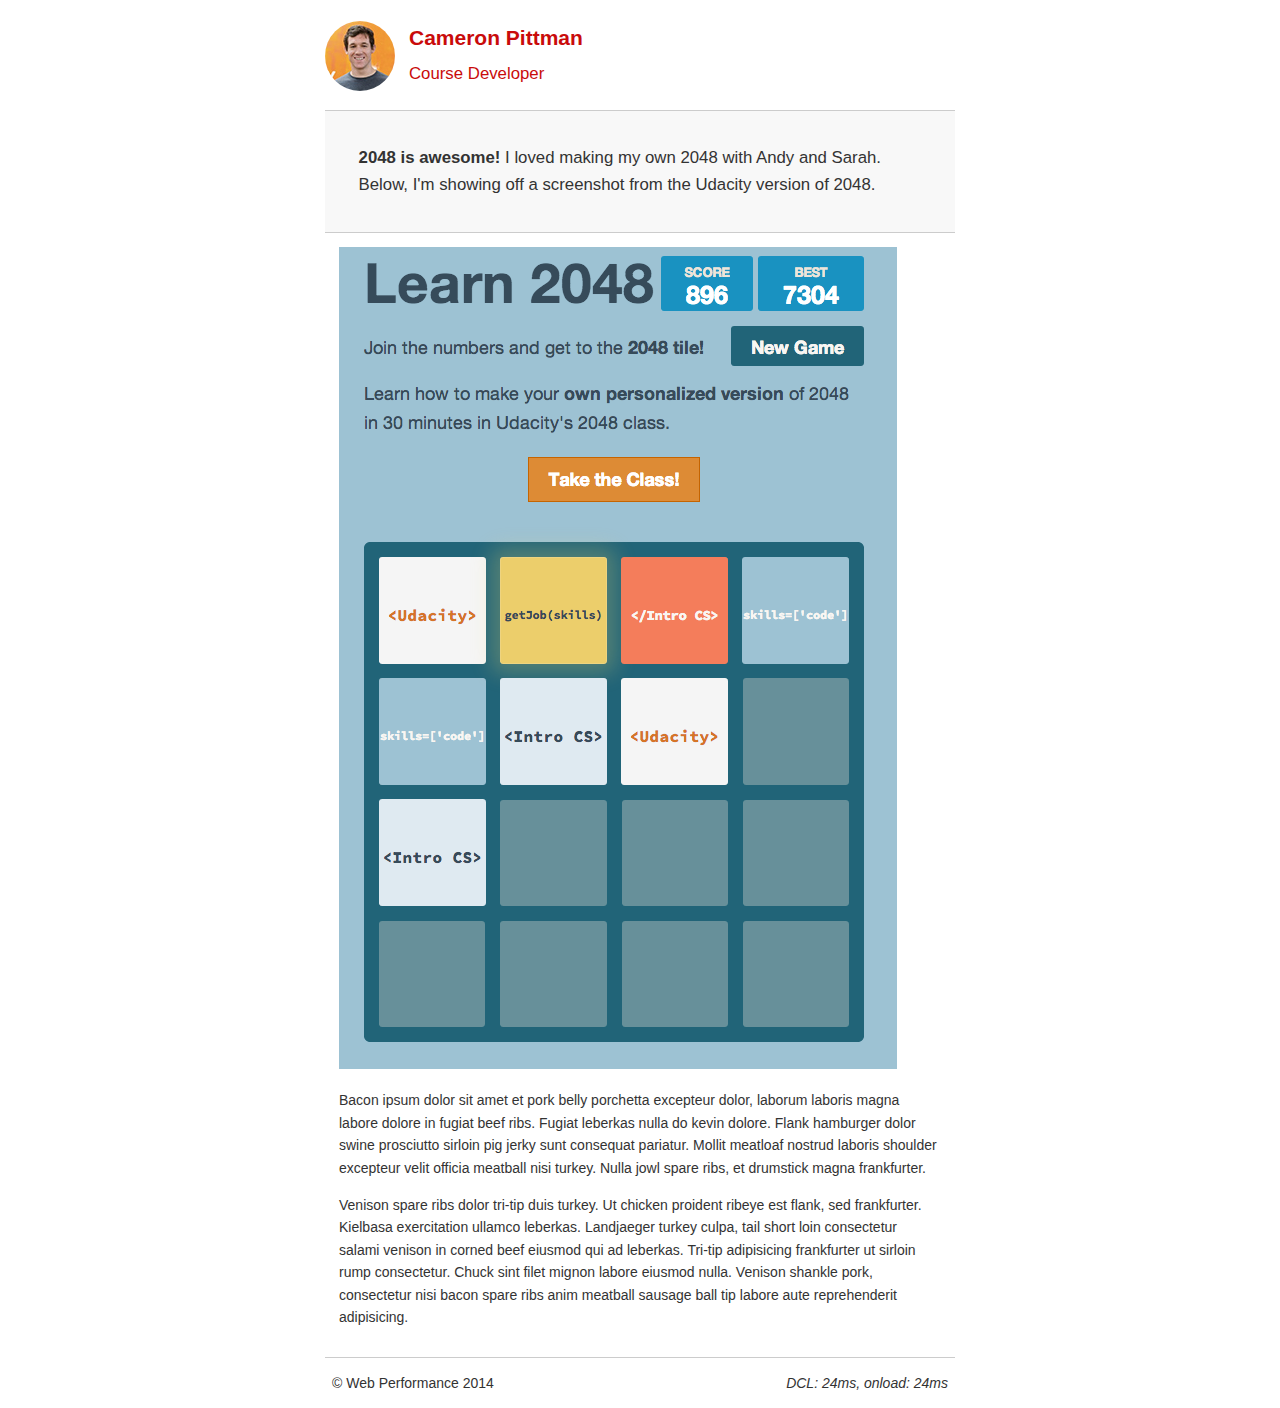
<file: project-2048.html>
<!DOCTYPE html>
<html lang="en">
  <head>
    <meta charset="utf-8">
    <meta name="viewport" content="width=device-width, initial-scale=1">
    <meta name="description" content=" FILL ME IN ">
    <meta name="author" content=" FILL ME IN ">
    <title>Cameron Pittman: Portfolio</title>

    <!-- Hmm, what is the impact of web fonts on speed? Measure it... -->
    <!-- <link href="//fonts.googleapis.com/css?family=Open+Sans:400,700" rel="stylesheet"> -->

    <link href="css/style.css" rel="stylesheet">
    <link href="css/print.css" rel="stylesheet">

    <script>
      (function(w,g){w['GoogleAnalyticsObject']=g;
      w[g]=w[g]||function(){(w[g].q=w[g].q||[]).push(arguments)};w[g].l=1*new Date();})(window,'ga');

      // Optional TODO: replace with your Google Analytics profile ID.
      ga('create', 'UA-XXXX-Y');
      ga('send', 'pageview');
    </script>
    <script src="//www.google-analytics.com/analytics.js"></script>
    <script src="js/perfmatters.js"></script>
  </head>

  <body>
    <header>
      <a href="/"><img src="img/profilepic.jpg"></a>
      <p>Cameron Pittman<br><span>Course Developer</span></p>
    </header>

    <div class="container">
      <div class="hero">
        <strong>2048 is awesome!</strong> I loved making my own 2048 with Andy and Sarah. Below, I'm showing off a screenshot from the Udacity version of 2048.
      </div>

      <div class="content">

        <img class="img-responsive" src="img/2048.png">

        <p>Bacon ipsum dolor sit amet et pork belly porchetta excepteur dolor, laborum laboris magna labore dolore in fugiat beef ribs. Fugiat leberkas nulla do kevin dolore. Flank hamburger dolor swine prosciutto sirloin pig jerky sunt consequat pariatur. Mollit meatloaf nostrud laboris shoulder excepteur velit officia meatball nisi turkey. Nulla jowl spare ribs, et drumstick magna frankfurter.</p>

        <p>Venison spare ribs dolor tri-tip duis turkey. Ut chicken proident ribeye est flank, sed frankfurter. Kielbasa exercitation ullamco leberkas. Landjaeger turkey culpa, tail short loin consectetur salami venison in corned beef eiusmod qui ad leberkas. Tri-tip adipisicing frankfurter ut sirloin rump consectetur. Chuck sint filet mignon labore eiusmod nulla. Venison shankle pork, consectetur nisi bacon spare ribs anim meatball sausage ball tip labore aute reprehenderit adipisicing.</p>

    </div>

    <footer>
      <p>&copy; Web Performance 2014 <span id="crp-stats"></span></p>
    </footer>
  </body>
</html>
</file>
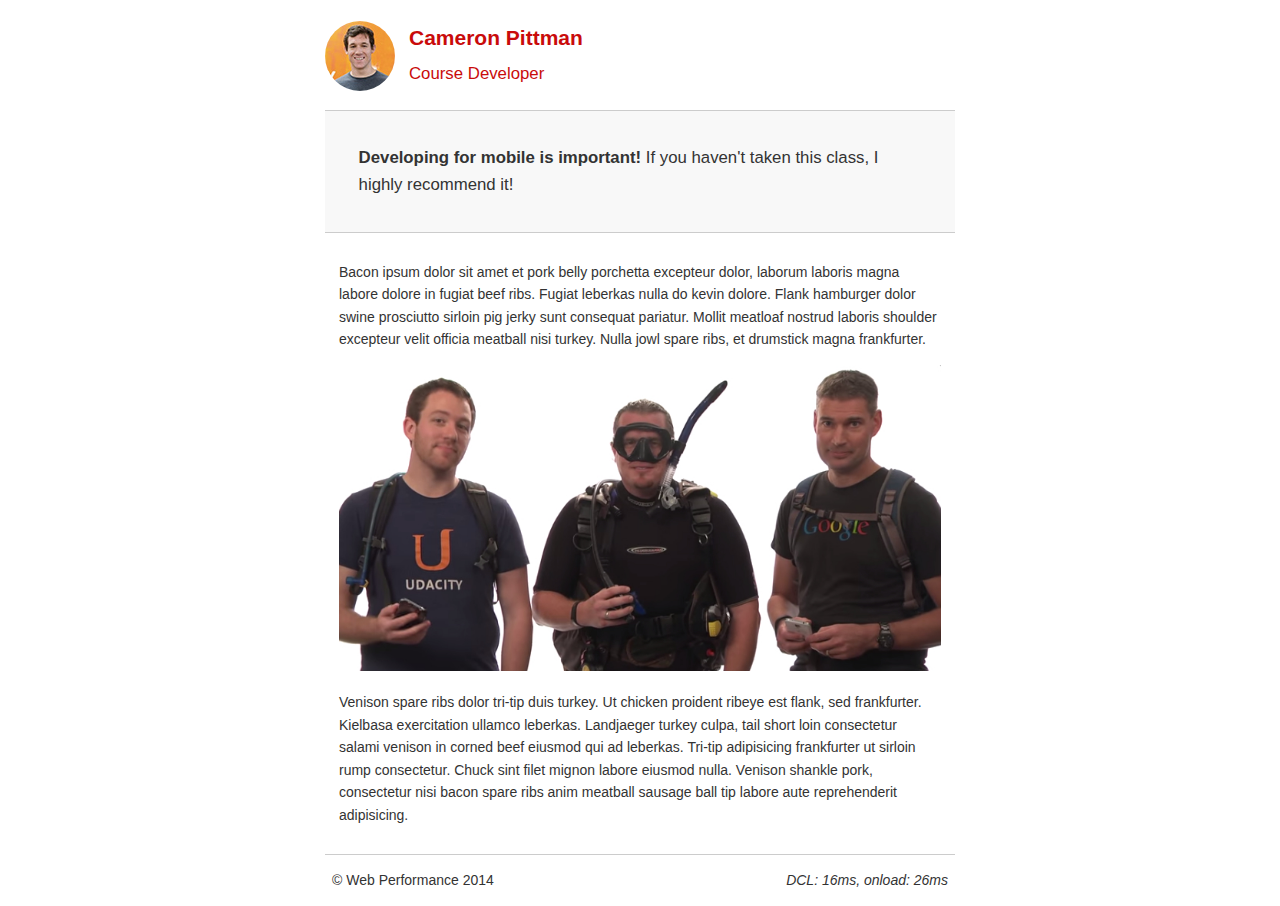
<file: project-mobile.html>
<!DOCTYPE html>
<html lang="en">
  <head>
    <meta charset="utf-8">
    <meta name="viewport" content="width=device-width, initial-scale=1">
    <meta name="description" content=" FILL ME IN ">
    <meta name="author" content=" FILL ME IN ">
    <title>Cameron Pitman: Portfolio</title>

    <!-- Hmm, what is the impact of web fonts on speed? Measure it... -->
    <!-- <link href="//fonts.googleapis.com/css?family=Open+Sans:400,700" rel="stylesheet"> -->

    <link href="css/style.css" rel="stylesheet">
    <link href="css/print.css" rel="stylesheet">

    <script>
      (function(w,g){w['GoogleAnalyticsObject']=g;
      w[g]=w[g]||function(){(w[g].q=w[g].q||[]).push(arguments)};w[g].l=1*new Date();})(window,'ga');

      // Optional TODO: replace with your Google Analytics profile ID.
      ga('create', 'UA-XXXX-Y');
      ga('send', 'pageview');
    </script>
    <script src="http://www.google-analytics.com/analytics.js"></script>
    <script async src="js/perfmatters.js"></script>
  </head>

  <body>
    <header>
      <a href="/"><img src="img/profilepic.jpg"></a>
      <p>Cameron Pittman<br><span>Course Developer</span></p>
    </header>

    <div class="container">
      <div class="hero">
        <strong>Developing for mobile is important!</strong> If you haven't taken this class, I highly recommend it!
      </div>

      <div class="content">

        <p>Bacon ipsum dolor sit amet et pork belly porchetta excepteur dolor, laborum laboris magna labore dolore in fugiat beef ribs. Fugiat leberkas nulla do kevin dolore. Flank hamburger dolor swine prosciutto sirloin pig jerky sunt consequat pariatur. Mollit meatloaf nostrud laboris shoulder excepteur velit officia meatball nisi turkey. Nulla jowl spare ribs, et drumstick magna frankfurter.</p>

        <img src="img/mobilewebdev.jpg">

        <p>Venison spare ribs dolor tri-tip duis turkey. Ut chicken proident ribeye est flank, sed frankfurter. Kielbasa exercitation ullamco leberkas. Landjaeger turkey culpa, tail short loin consectetur salami venison in corned beef eiusmod qui ad leberkas. Tri-tip adipisicing frankfurter ut sirloin rump consectetur. Chuck sint filet mignon labore eiusmod nulla. Venison shankle pork, consectetur nisi bacon spare ribs anim meatball sausage ball tip labore aute reprehenderit adipisicing.</p>

    </div>

    <footer>
      <p>&copy; Web Performance 2014 <span id="crp-stats"></span></p>
    </footer>
  </body>
</html>
</file>
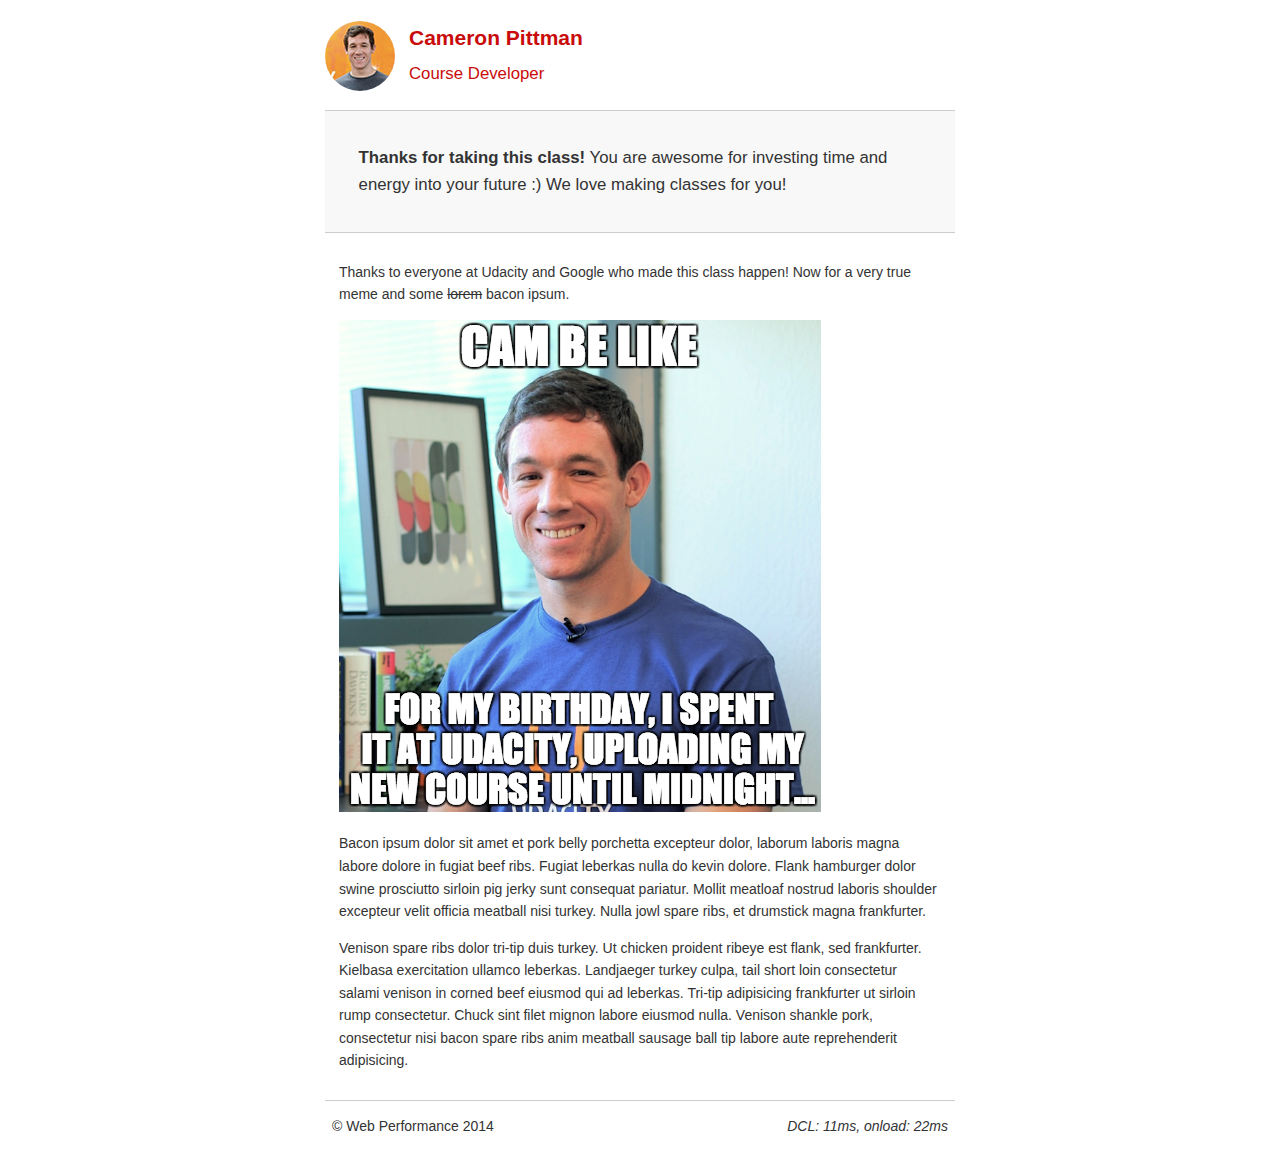
<file: project-webperf.html>
<!DOCTYPE html>
<html lang="en">
  <head>
    <meta charset="utf-8">
    <meta name="viewport" content="width=device-width, initial-scale=1">
    <meta name="description" content=" FILL ME IN ">
    <meta name="author" content=" FILL ME IN ">
    <title>Cameron Pittman: Portfolio</title>

    <!-- Hmm, what is the impact of web fonts on speed? Measure it... -->
    <!-- <link href="//fonts.googleapis.com/css?family=Open+Sans:400,700" rel="stylesheet"> -->

    <link href="css/style.css" rel="stylesheet">
    <link href="css/print.css" rel="stylesheet">

    <script>
      (function(w,g){w['GoogleAnalyticsObject']=g;
      w[g]=w[g]||function(){(w[g].q=w[g].q||[]).push(arguments)};w[g].l=1*new Date();})(window,'ga');

      // Optional TODO: replace with your Google Analytics profile ID.
      ga('create', 'UA-XXXX-Y');
      ga('send', 'pageview');
    </script>
    <script src="http://www.google-analytics.com/analytics.js"></script>
    <script async src="js/perfmatters.js"></script>
  </head>

  <body>
    <header>
      <a href="/"><img src="img/profilepic.jpg"></a>
      <p>Cameron Pittman<br><span>Course Developer</span></p>
    </header>

    <div class="container">
      <div class="hero">
        <strong>Thanks for taking this class!</strong> You are awesome for investing time and energy into your future :) We love making classes for you!
      </div>

      <div class="content">

        <p>Thanks to everyone at Udacity and Google who made this class happen! Now for a very true meme and some <strike>lorem</strike> bacon ipsum.</p>

        <img src="img/cam_be_like.jpg">

        <p>Bacon ipsum dolor sit amet et pork belly porchetta excepteur dolor, laborum laboris magna labore dolore in fugiat beef ribs. Fugiat leberkas nulla do kevin dolore. Flank hamburger dolor swine prosciutto sirloin pig jerky sunt consequat pariatur. Mollit meatloaf nostrud laboris shoulder excepteur velit officia meatball nisi turkey. Nulla jowl spare ribs, et drumstick magna frankfurter.</p>

        <p>Venison spare ribs dolor tri-tip duis turkey. Ut chicken proident ribeye est flank, sed frankfurter. Kielbasa exercitation ullamco leberkas. Landjaeger turkey culpa, tail short loin consectetur salami venison in corned beef eiusmod qui ad leberkas. Tri-tip adipisicing frankfurter ut sirloin rump consectetur. Chuck sint filet mignon labore eiusmod nulla. Venison shankle pork, consectetur nisi bacon spare ribs anim meatball sausage ball tip labore aute reprehenderit adipisicing.</p>

    </div>

    <footer>
      <p>&copy; Web Performance 2014 <span id="crp-stats"></span></p>
    </footer>
  </body>
</html>
</file>
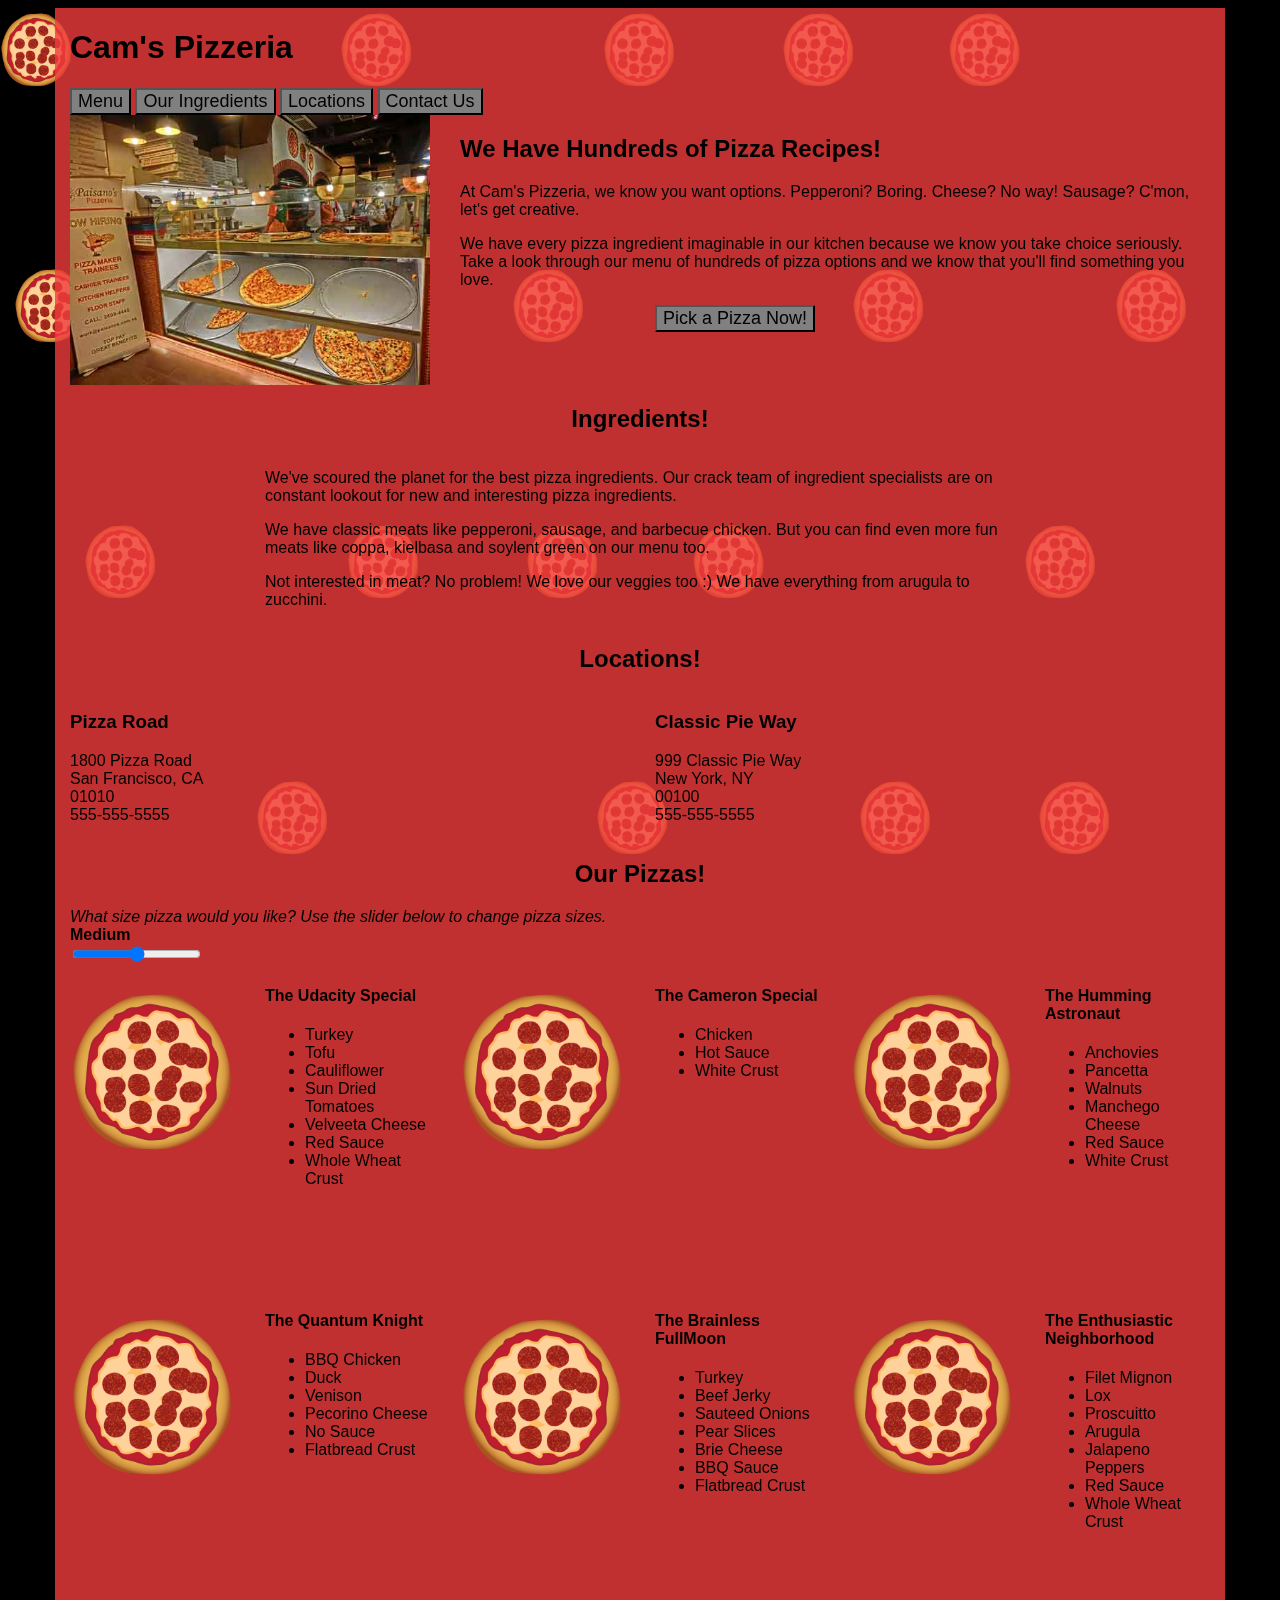
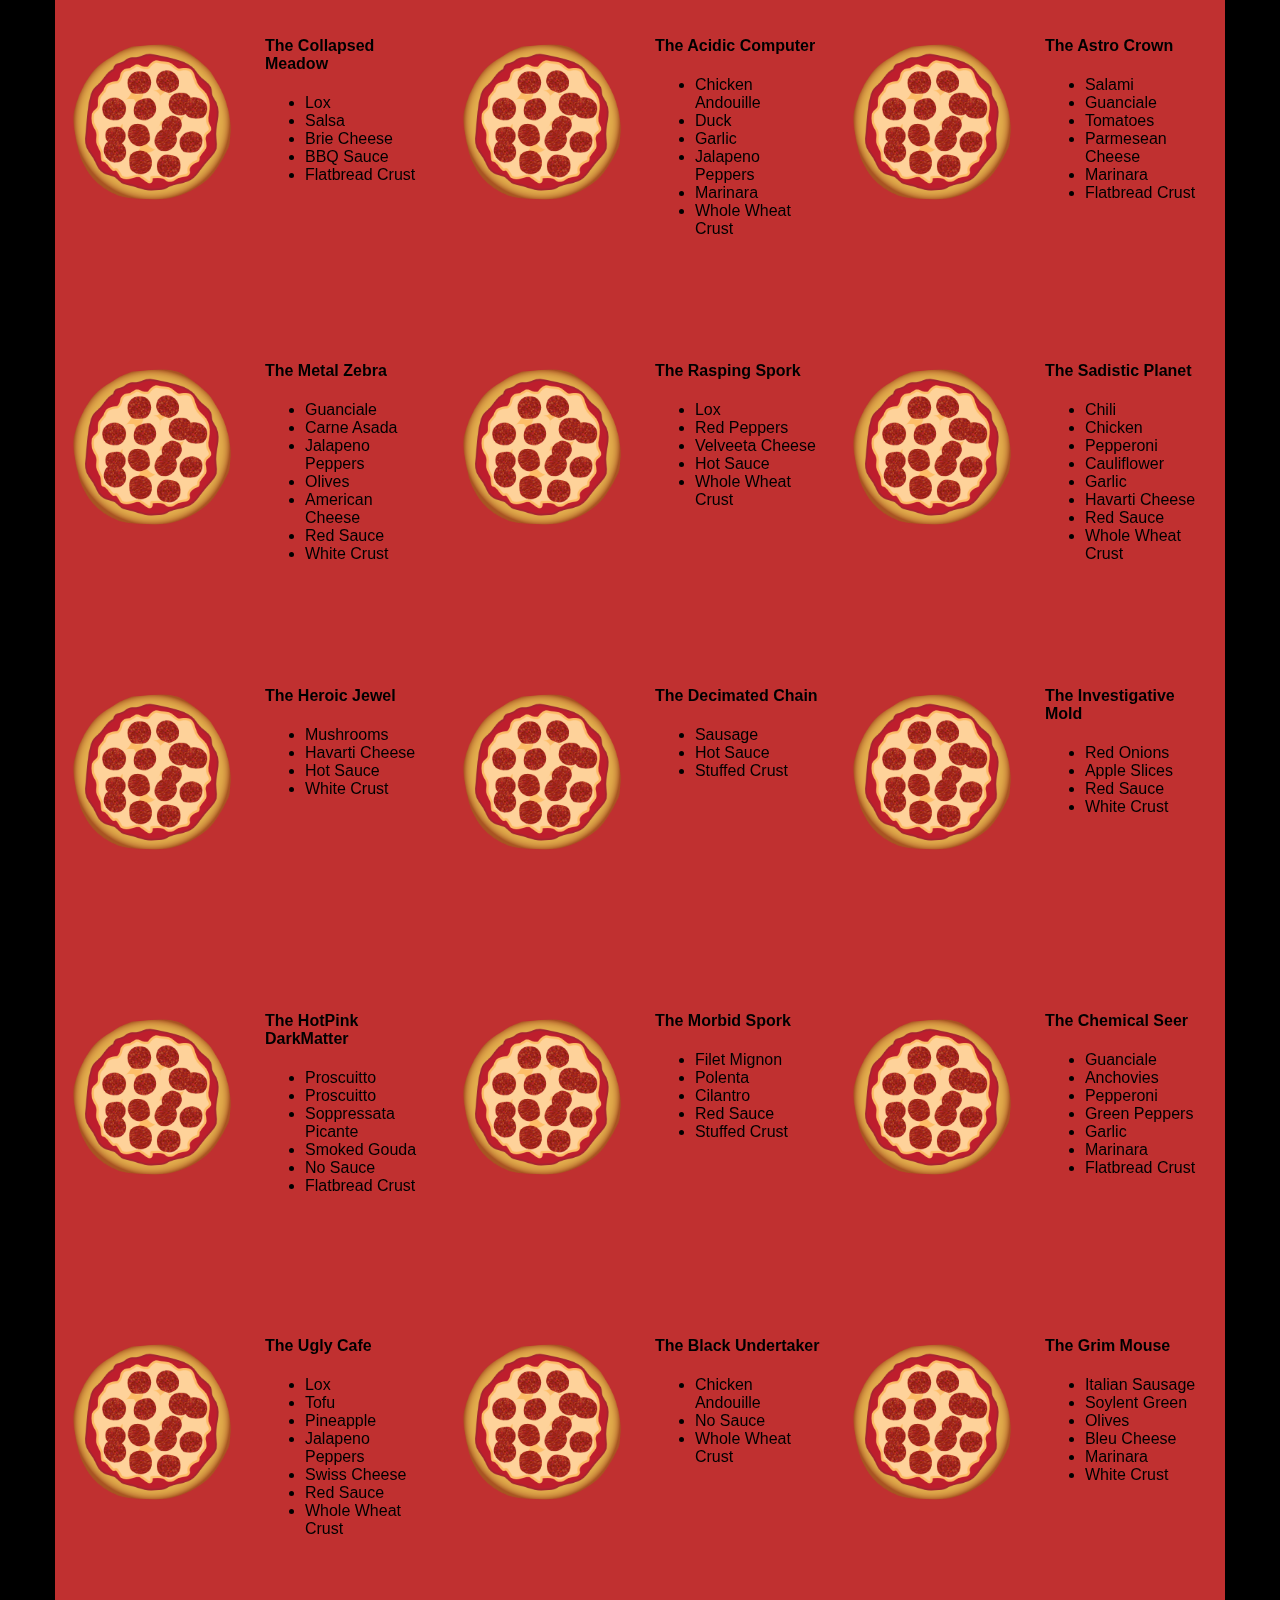
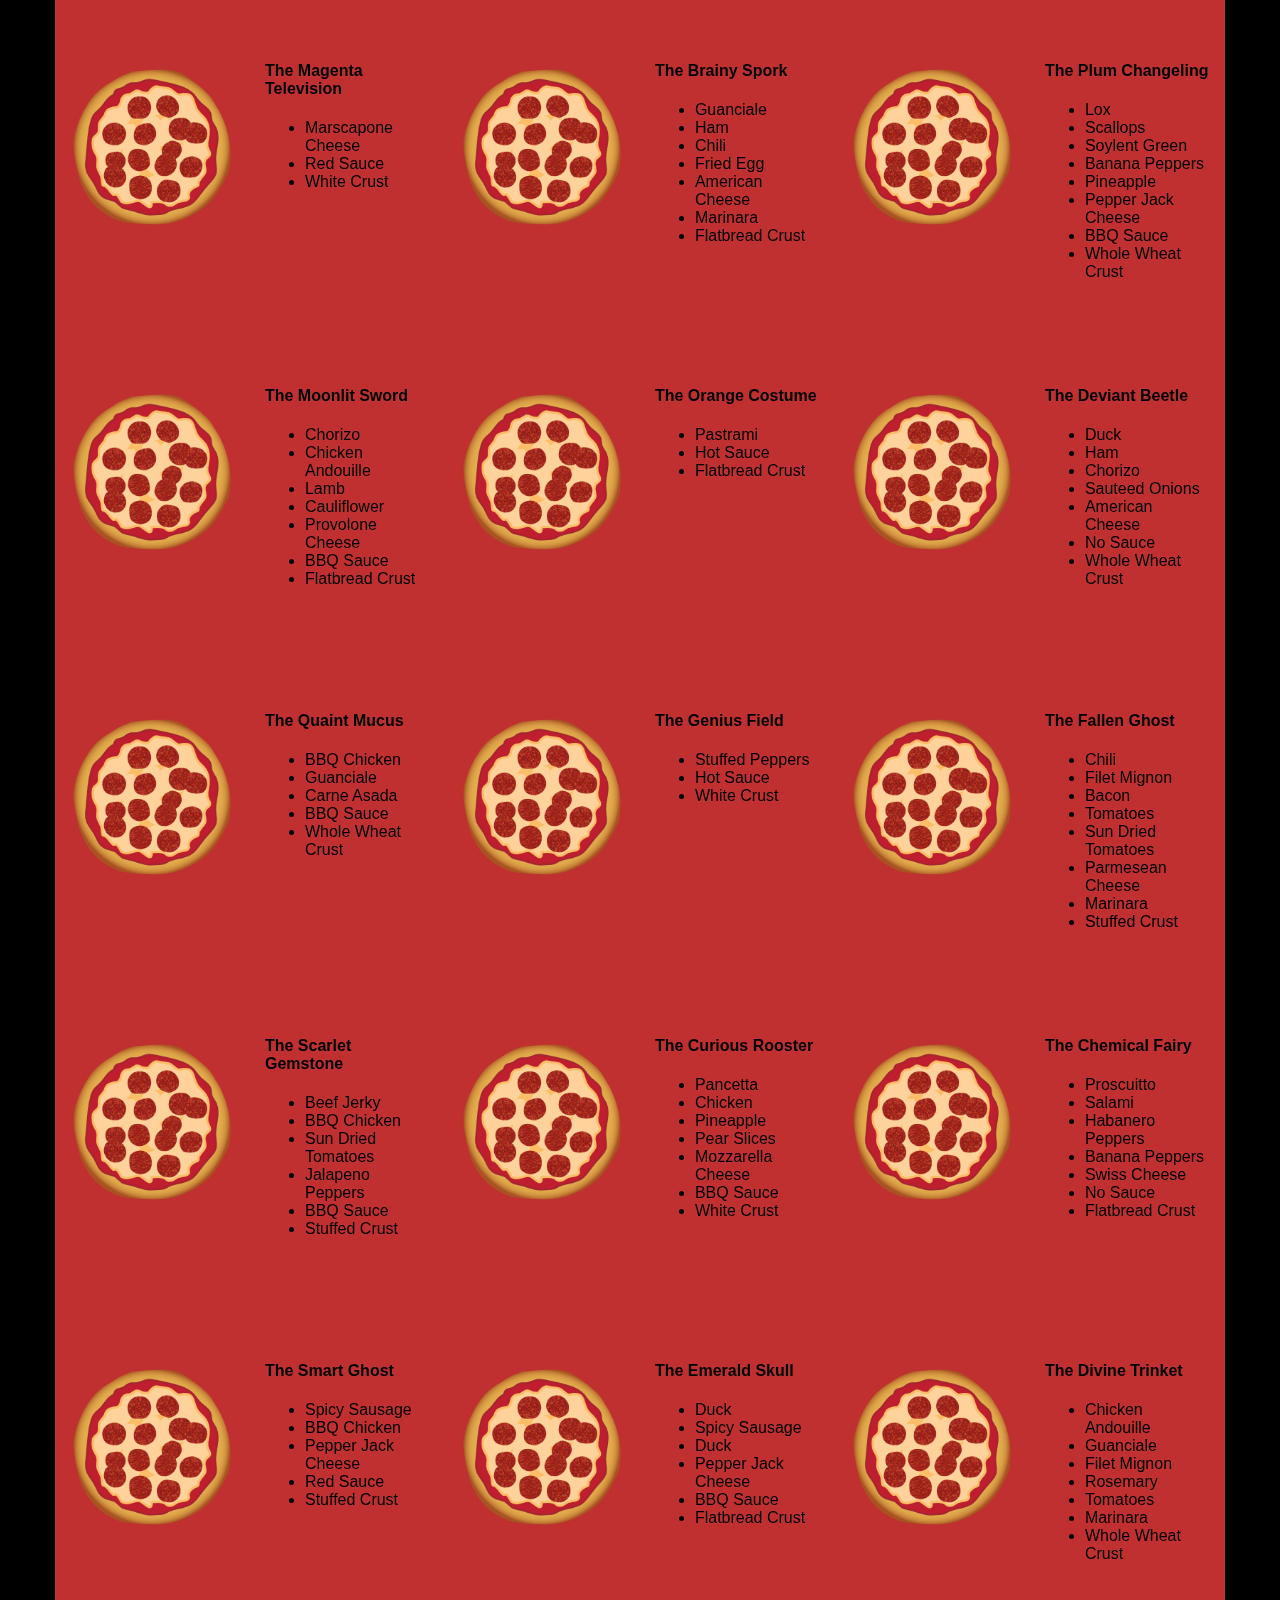
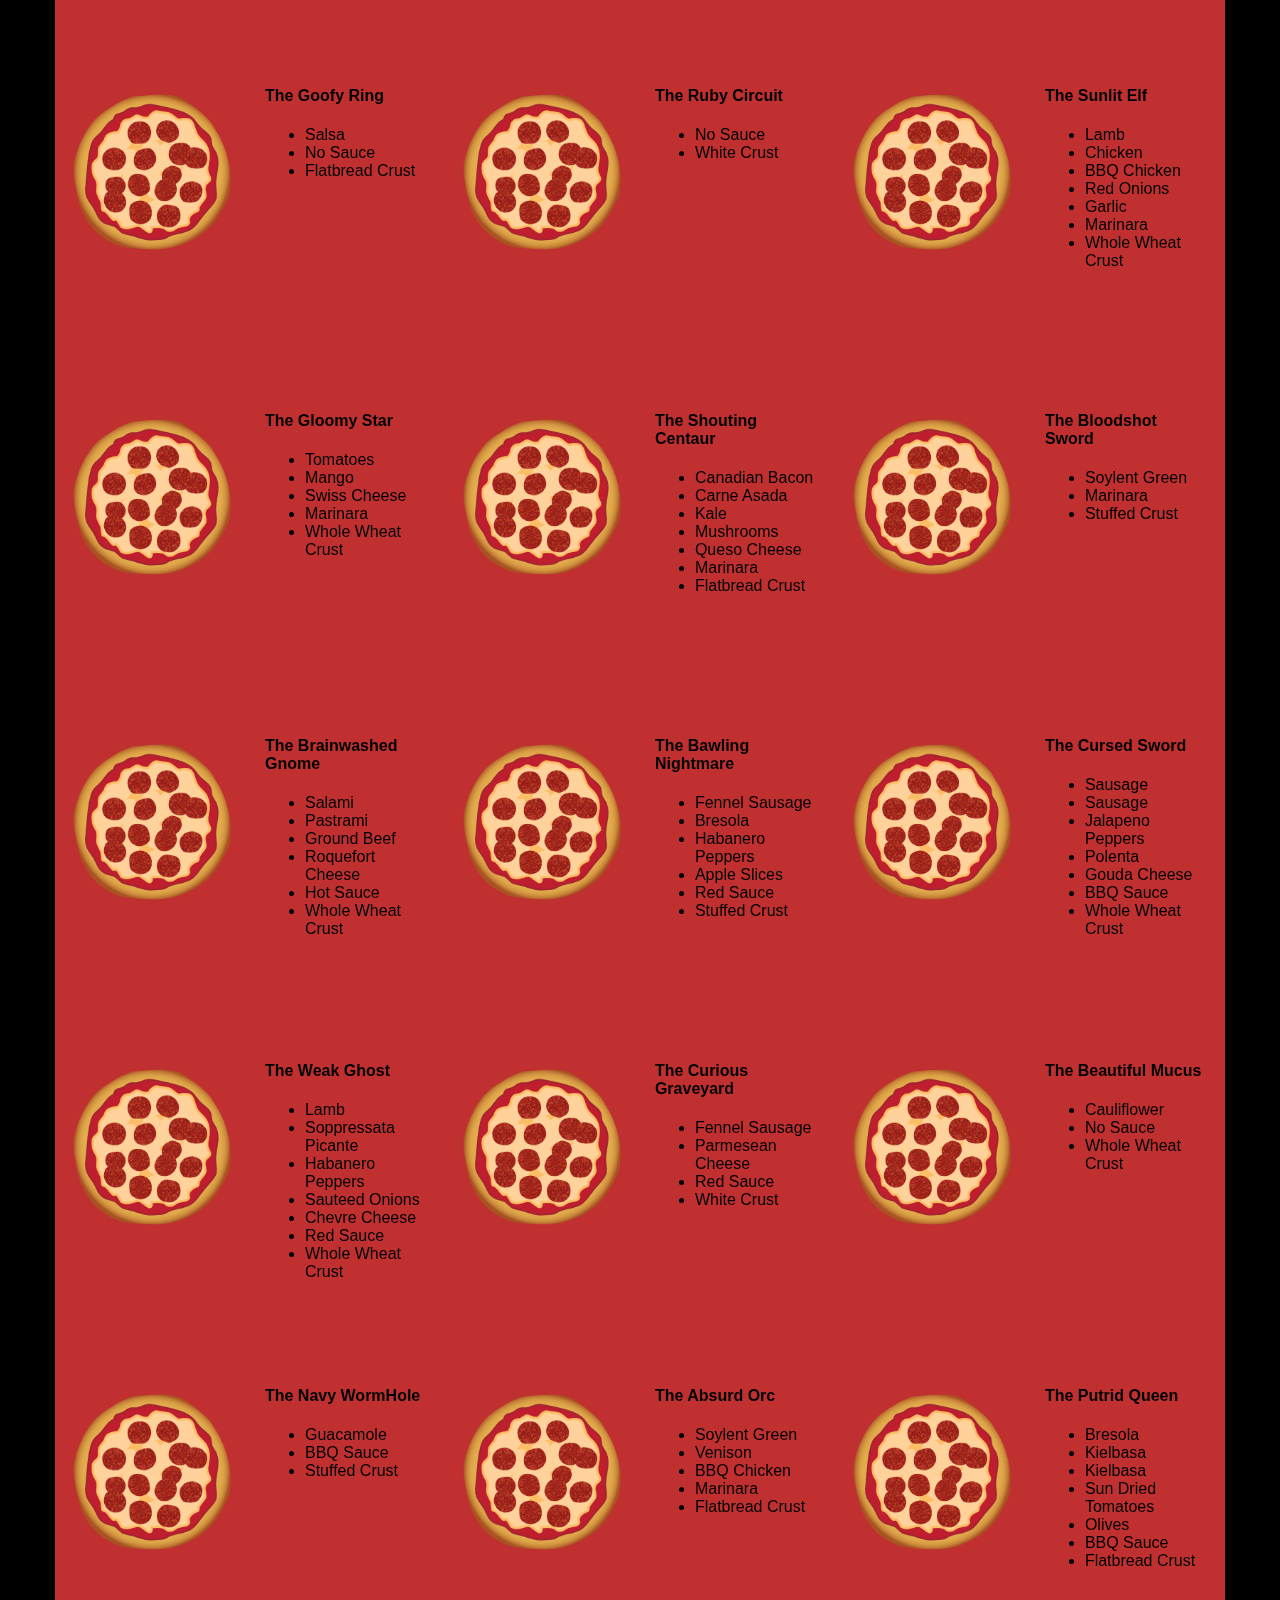
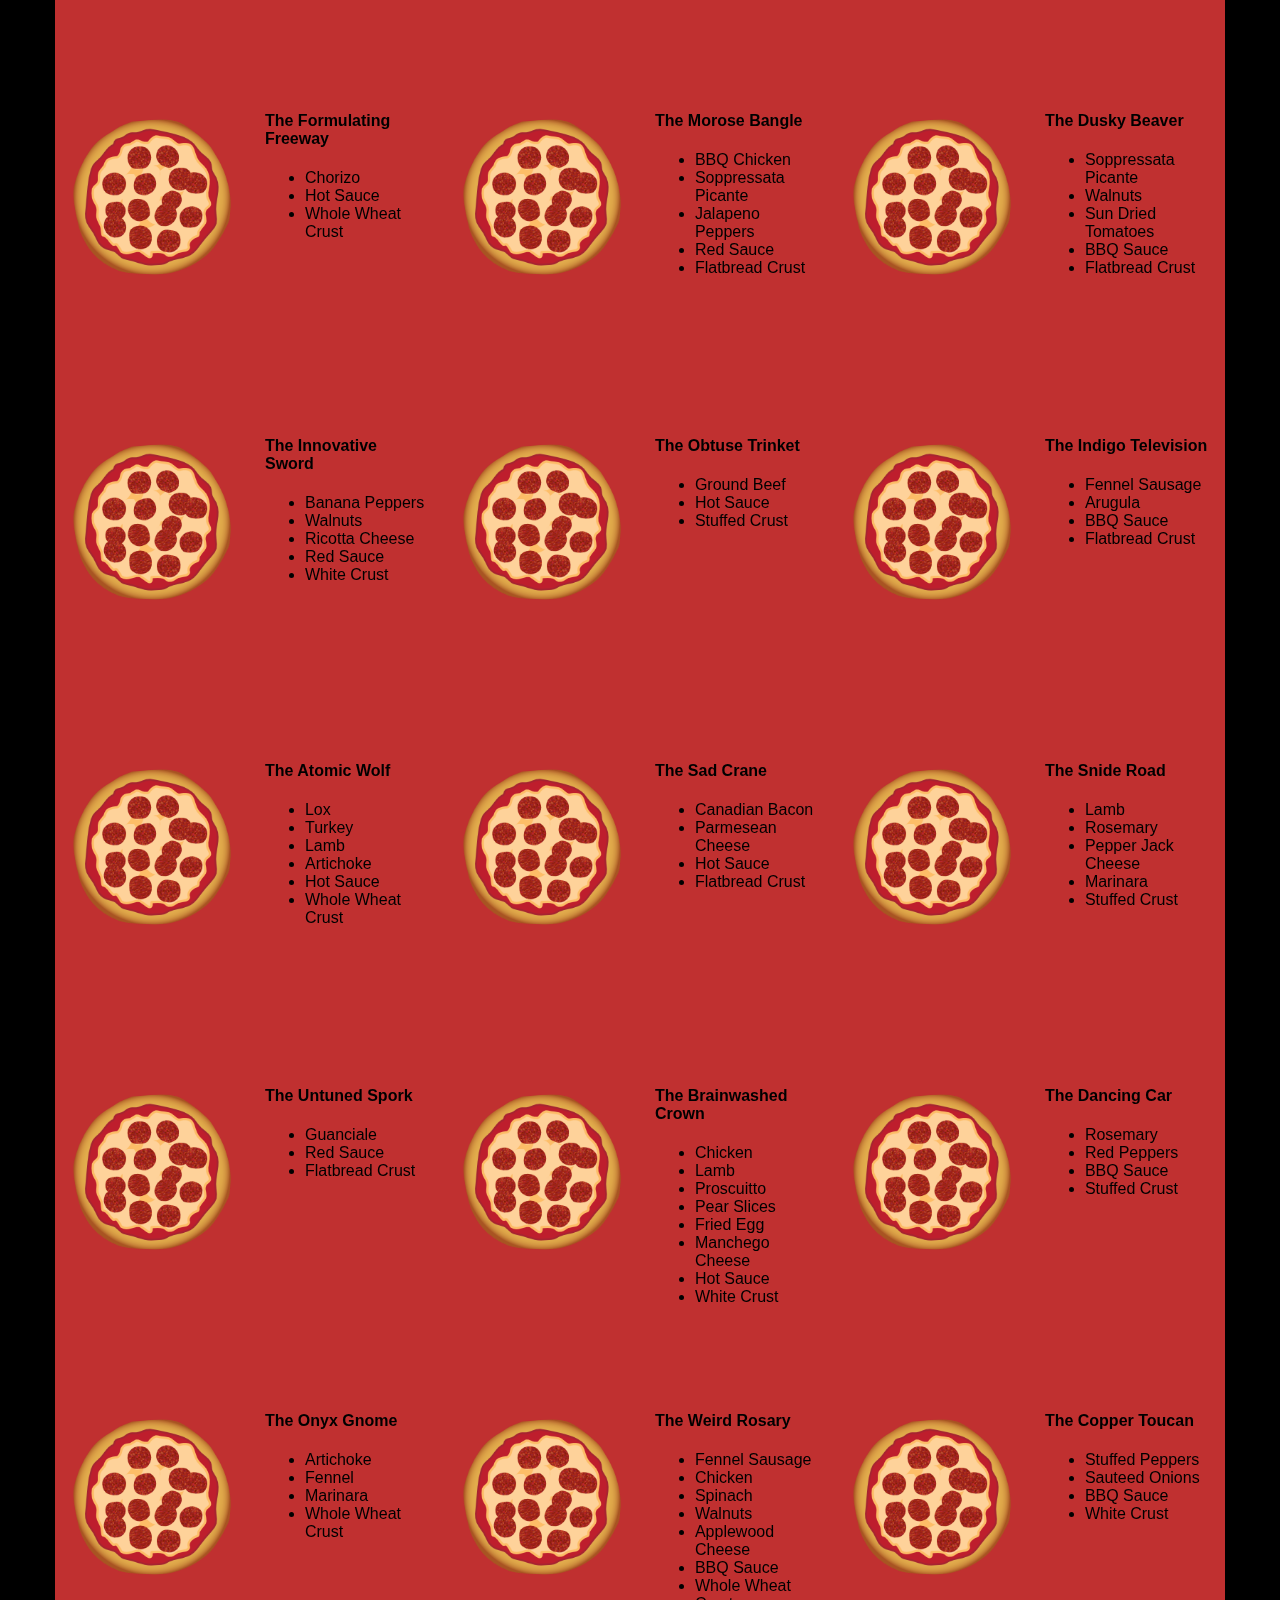
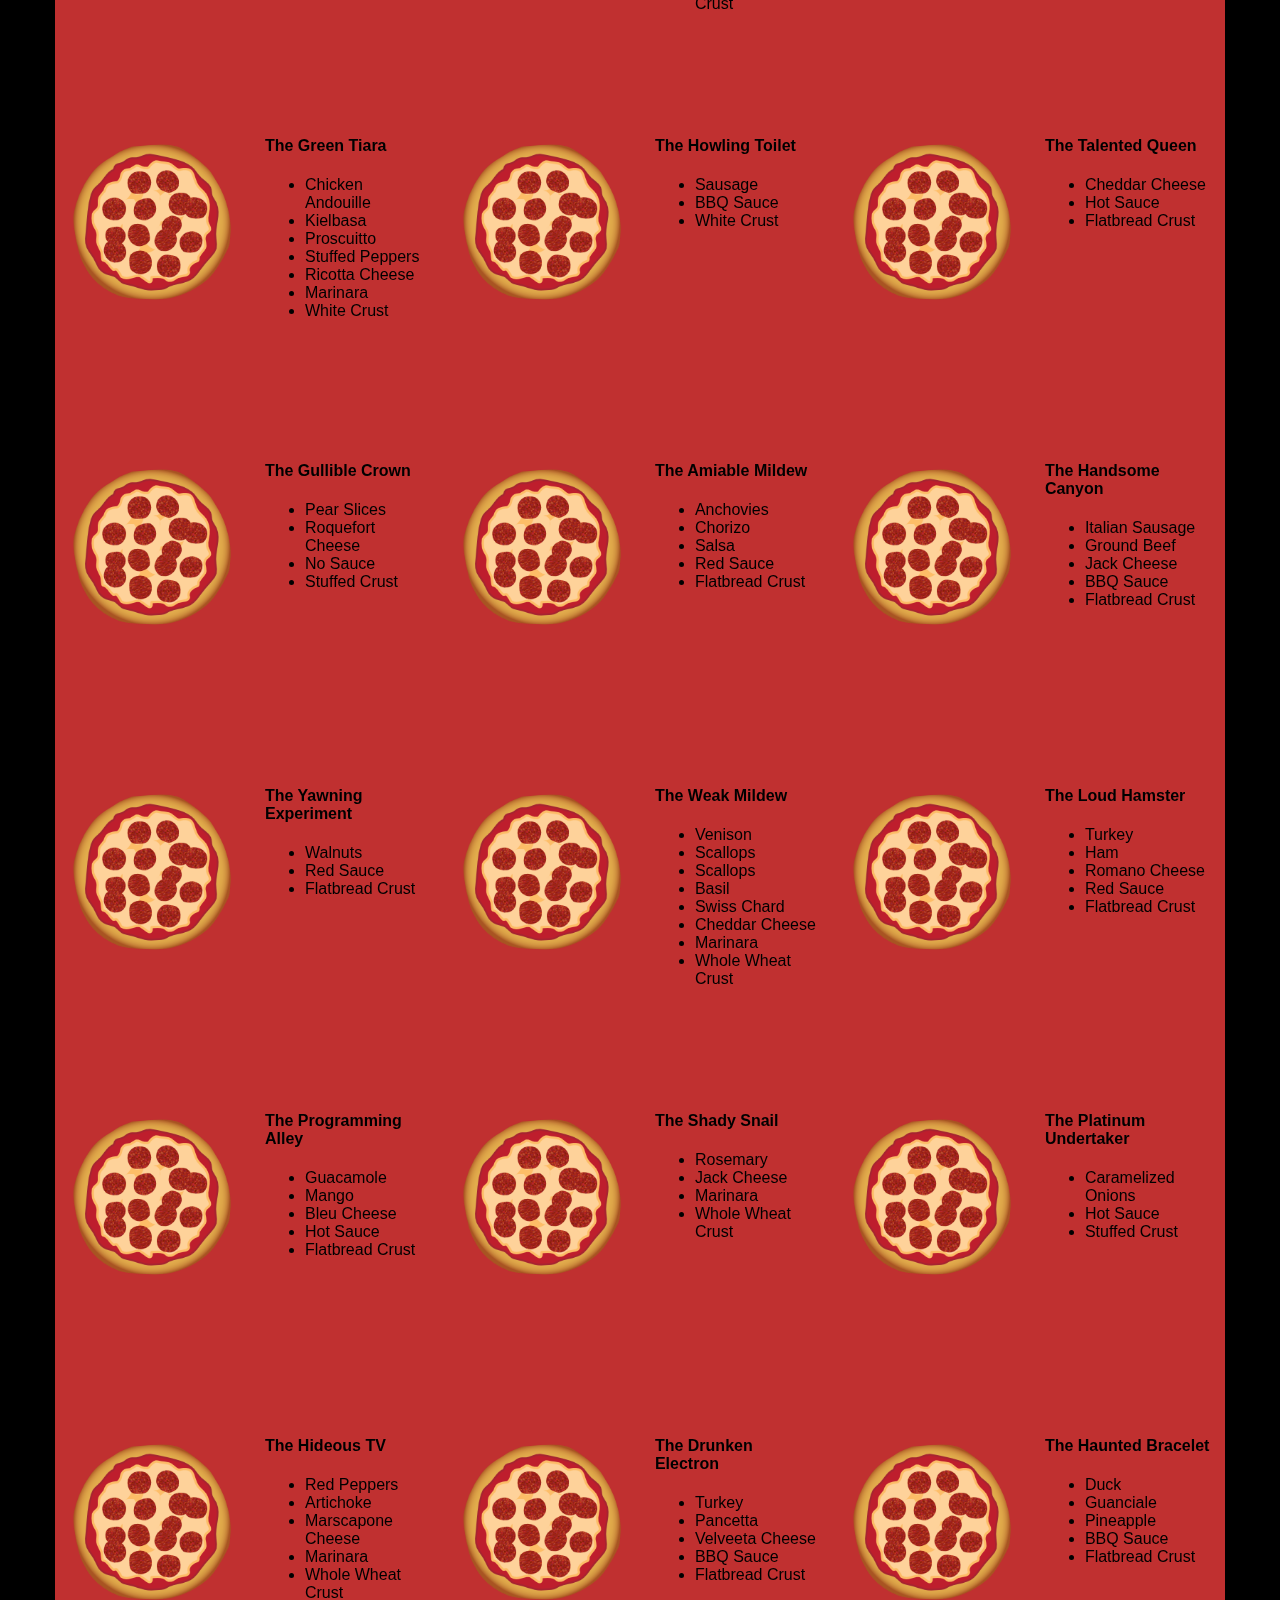
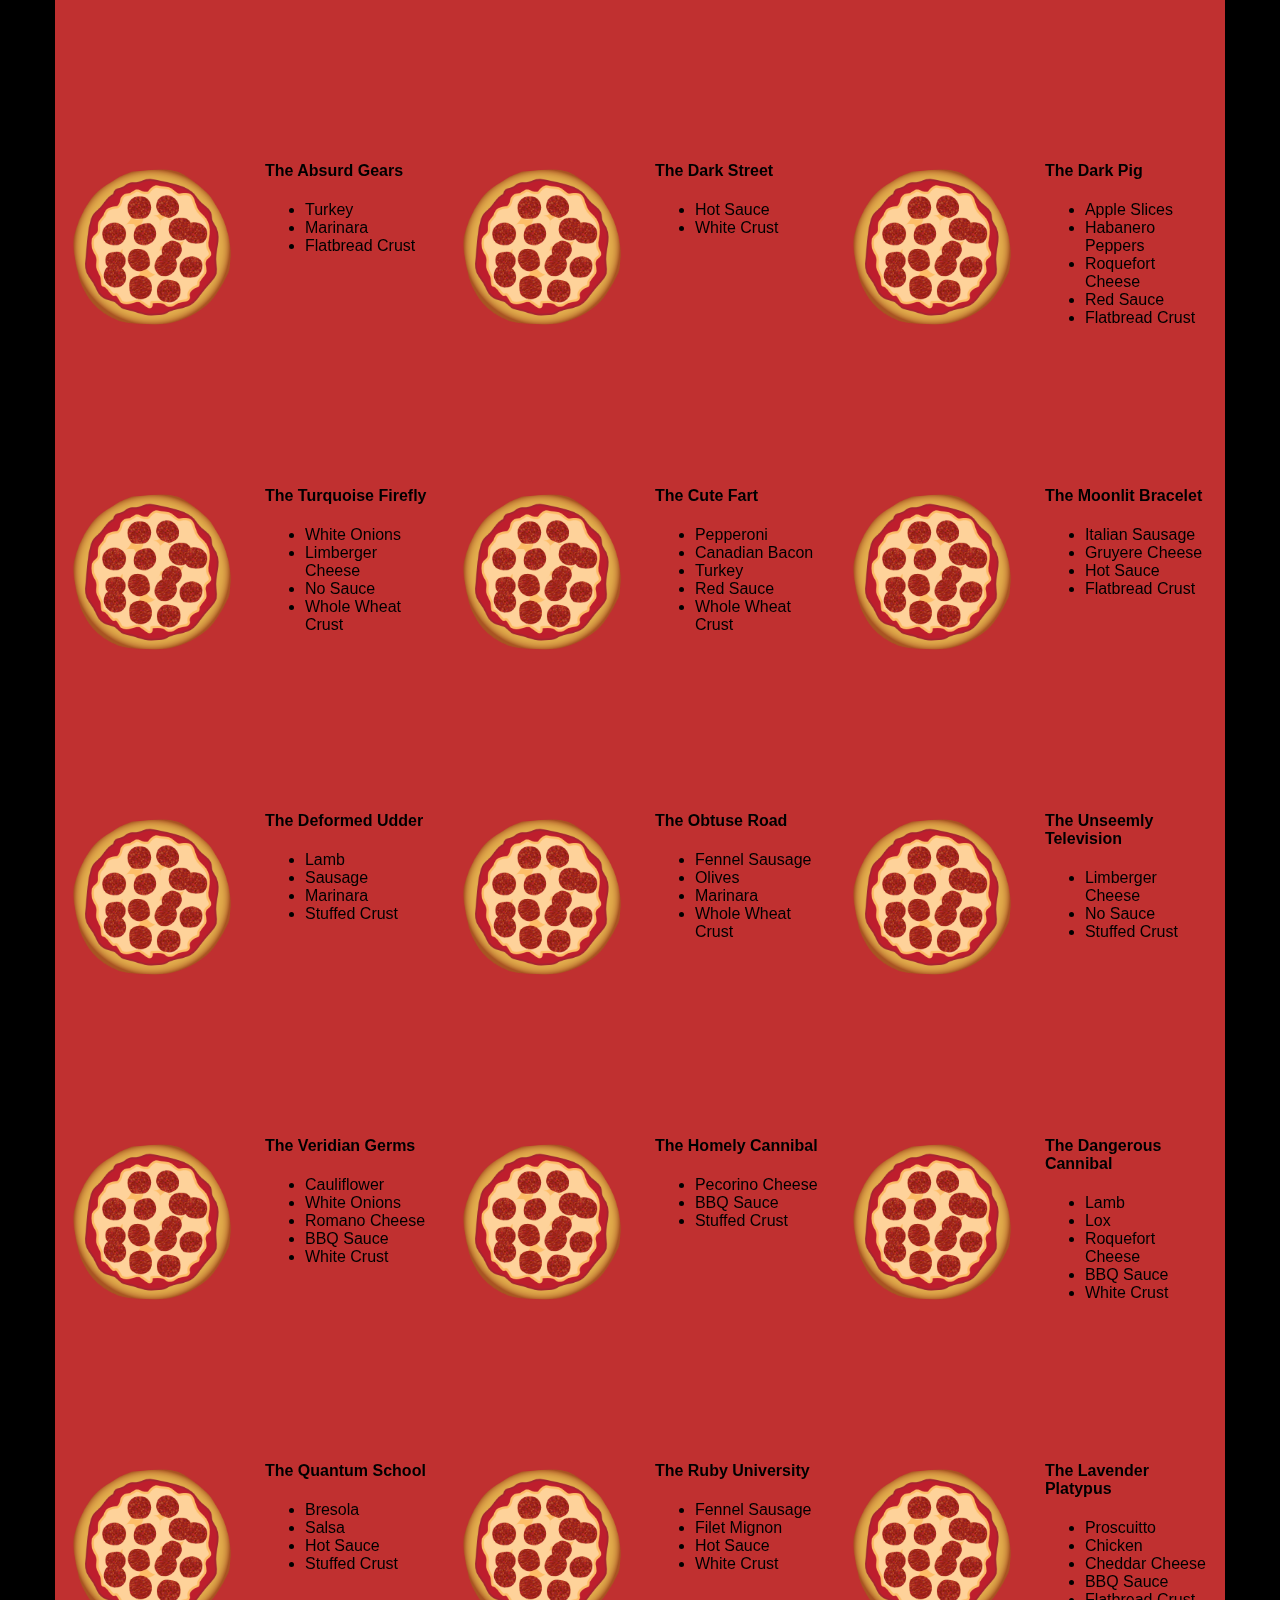
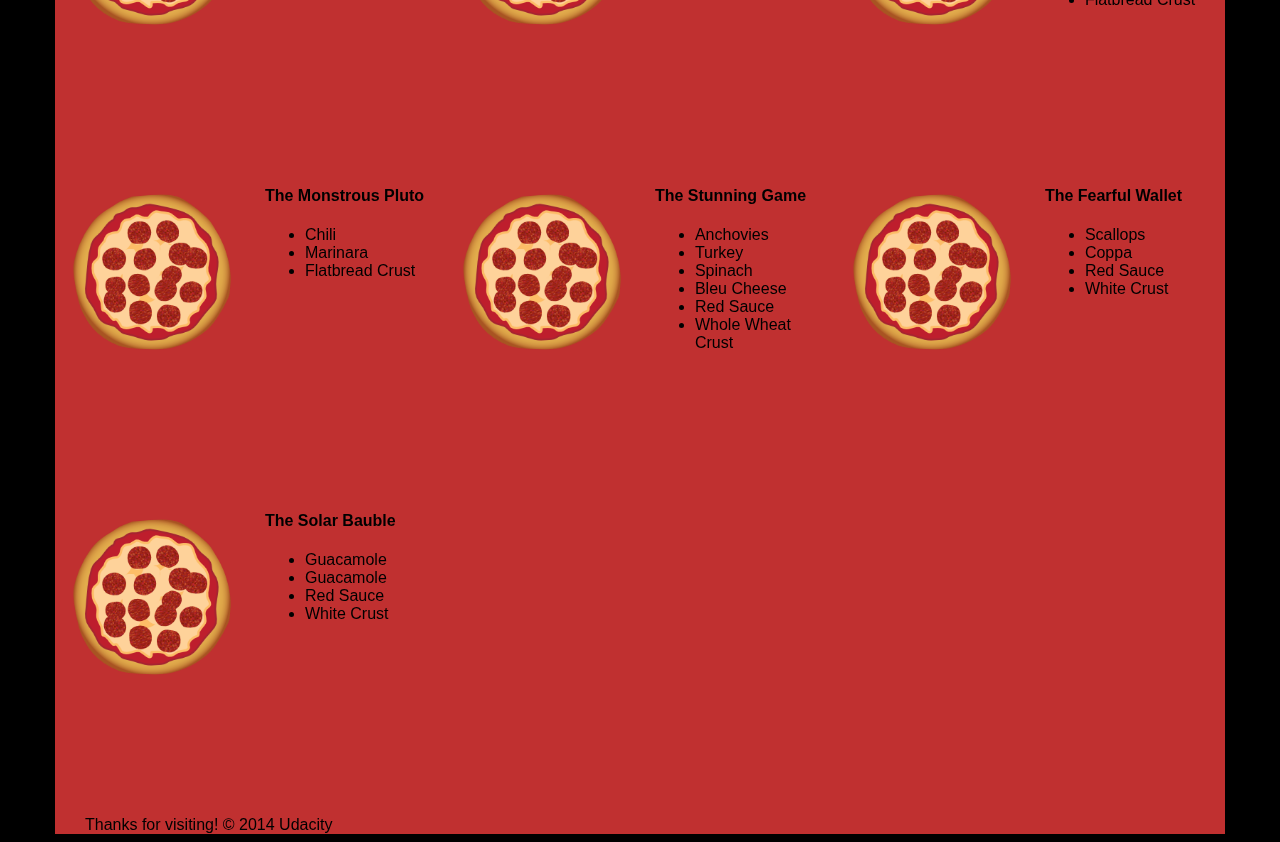
<file: views/pizza.html>
<!DOCTYPE HTML>
<html>
<head>

</head>

<body>
  <div class="container">
    <div id="header" class="row">
      <div class="col-md-6">
        <div class="row">
          <div class="col-md-12">
            <h1>Cam's Pizzeria</h1>
            <div class="row">
              <div id="menu" class="col-md-12">
                <form action="#randomPizzas">
                  <input type="submit" value="Menu">
                </form>
                <form action="#ingredients">
                  <input type="submit" value="Our Ingredients">
                </form>
                <form action="#locations">
                  <input type="submit" value="Locations">
                </form>
                <form action="#" onsubmit="alert('Thanks for clicking! This button doesn\'t do anything because this is a fake pizzeria :\)')">
                  <input type="submit" value="Contact Us">
                </form>
              </div>
            </div>
          </div>
        </div>
      </div>
      <div id="movingPizzas1" class="col-md-6">
      </div>
    </div>
    <div id="callToAction" class="row">
      <div class="col-md-4">
        <img src="images/pizzeria.jpg" class="img-responsive"> <!-- Image credit to: http://commons.wikimedia.org/wiki/File:HK_TST_night_%E5%98%89%E8%98%AD%E9%81%93_Granville_Road_restaurant_Paisano's_Pizzeria_pizza_Dec-2013.JPG -->
      </div>
      <div class="col-md-8">
        <div class="row">
          <div class="col-md-12">
            <h2>We Have Hundreds of Pizza Recipes!</h2>
            <p>At Cam's Pizzeria, we know you want options. Pepperoni? Boring. Cheese? No way! Sausage? C'mon, let's get creative.</p>

            <p>We have every pizza ingredient imaginable in our kitchen because we know you take choice seriously. Take a look through our menu of hundreds of pizza options and we know that you'll find something you love.</p>
          </div>
        </div>
        <div class="row">
          <div class="col-md-6 col-md-push-3">
            <form action="#randomPizzas">
              <input type="submit" value="Pick a Pizza Now!">
            </form>
          </div>
        </div>
      </div>
    </div>
    <div id="ingredients" class="row">
      <div class="col-md-8 col-md-push-2">
        <div class="row">
          <div class="col-md-12 centered">
            <h2>Ingredients!</h2>
          </div>
        </div>
        <div class="row">
          <div class="col-md-12">
            <p>We've scoured the planet for the best pizza ingredients. Our crack team of ingredient specialists are on constant lookout for new and interesting pizza ingredients.</p>

            <p>We have classic meats like pepperoni, sausage, and barbecue chicken. But you can find even more fun meats like coppa, kielbasa and soylent green on our menu too.</p>

            <p>Not interested in meat? No problem! We love our veggies too :) We have everything from arugula to zucchini.</p>
          </div>
        </div>
      </div>
    </div>
    <div id="locations" class="row">
      <div class="col-md-12">
        <h2 style="text-align: center">Locations!</h2>
        <div class="row">
          <div class="col-md-6">
            <h3>Pizza Road</h3>
            <p>1800 Pizza Road<br>San Francisco, CA<br>01010<br>555-555-5555</p>
          </div>
          <div class="col-md-6">
            <h3>Classic Pie Way</h3>
            <p>999 Classic Pie Way<br>New York, NY<br>00100<br>555-555-5555</p>
          </div>
        </div>
      </div>
    </div>
    <div id="pizzaGenerator" class="row">
      <div class="col-md-12">
        <h2 style="text-align: center">Our Pizzas!</h2>
        <div class="row">
          <div class="col-md-12">
            <em>What size pizza would you like? Use the slider below to change pizza sizes.</em>
          </div>
          <div id="pizzaSize" class="col-md-6">Medium</div>
          <div class="col-md-12">
            <input id="sizeSlider" type="range" min="1" max="3" value="2" step="1" onchange="resizePizzas(this.value)"></input>
          </div>
        </div>
        <div id="randomPizzas" class="row">
          <div id="pizza0" class="randomPizzaContainer" style="width:33.33%;">
            <div class="col-md-6">
              <img src="images/pizza.png" class="img-responsive">
            </div>
            <div class="col-md-6">
              <h4>The Udacity Special</h4>
              <ul>
                <li>Turkey</li>
                <li>Tofu</li>
                <li>Cauliflower</li>
                <li>Sun Dried Tomatoes</li>
                <li>Velveeta Cheese</li>
                <li>Red Sauce</li>
                <li>Whole Wheat Crust</li>
              </ul>
            </div>
          </div>
          <div id="pizza1" class="randomPizzaContainer" style="width:33.33%;">
            <div class="col-md-6">
              <img src="images/pizza.png" class="img-responsive">
            </div>
            <div class="col-md-6">
              <h4>The Cameron Special</h4>
              <ul>
                <li>Chicken</li>
                <li>Hot Sauce</li>
                <li>White Crust</li>
              </ul>
            </div>
          </div>
        </div>
      </div>
    </div>
    <div id="footer" class="col-md-12">Thanks for visiting! &copy; 2014 Udacity</div>
  </div>
  <link rel="stylesheet" href="css/style.css">
  <link rel="stylesheet" href="css/bootstrap-grid.css">
  <script type="text/javascript" src="js/main.js"></script>

</body>

</html>
</file>
<file: css/style.css>
.hero,footer{border-top:1px solid #ccc}footer span,li p{font-style:italic}html{font-size:100%;overflow-y:scroll;-webkit-tap-highlight-color:transparent;-ms-text-size-adjust:100%;-webkit-text-size-adjust:none}body{margin:0;font-size:14px;line-height:1.61;font-weight:400;background:#fff}b,header p,strong{font-weight:700}body,button,input,select,textarea{font-family:'Open Sans',sans-serif;color:#333}a{color:#12C}a:visited{color:#61C}a:focus{outline:dotted thin}a:active,a:hover{color:#c00;outline:0}code,pre{font-family:monospace,monospace;font-size:1em}ol,ul{margin:1em 0;padding:0 0 0 20px}img{border:0;max-width:100%}.container,footer,header{max-width:45em;margin:0 auto}header{padding:0 .5em;color:#C90B0B}header img{border-radius:40px;float:left}header p{font-size:1.5em;padding-left:4em}header p span{font-size:.8em;font-weight:400}.hero{padding:2em;background-color:#f8f8f8;font-size:1.2em;border-bottom:1px solid #ccc}.content{padding:1em}.content li{list-style-type:none;font-size:1.1em}li img{float:left;padding-right:1em}li p{font-size:.9em}footer{padding:0 .5em}footer span{float:right}@media only screen and (max-width:480px){body{font-size:12px}header p{padding-left:4.5em}}
</file>
<file: css/print.css>
@media print{*{background:0 0!important;color:#000!important;text-shadow:none!important;filter:none!important;-ms-filter:none!important}a,a:visited{color:#444!important;text-decoration:underline}a[href]:after{content:" (" attr(href) ")"}img,tr{page-break-inside:avoid}img{max-width:100%!important}@page{margin:.5cm}h2,h3,p{orphans:3;widows:3}h2,h3{page-break-after:avoid}}
</file>
<file: views/css/style.css>
/** {
  outline: 1px solid red !important;
}*/
* {
  -webkit-box-sizing: border-box;
  -moz-box-sizing: border-box;
  -box-sizing: border-box;
}

body {
  font-family: "Trebuchet MS", Helvetica, sans-serif;
  background: black;
}

input {
  background: grey;
  font-size: 18px;
}

form {
  display: inline-block;
}

.centered {
  text-align: center;
}

#pizzaSize {
  font-weight: 800;
}

.mover {
  position: fixed;
  width: 256px;
  z-index: -1;
  transform: translateX(5px);
  backface-visibility: hidden;
}

.randomPizzaContainer {
  float: left;
  display: flex;
  backface-visibility: hidden;

}

.randomPizzaContainer:after {
  content: "";
  display: table;
  clear:both;
}

 .container {
  background-color: rgba(240, 60, 60, 0.8);
}
</file>
